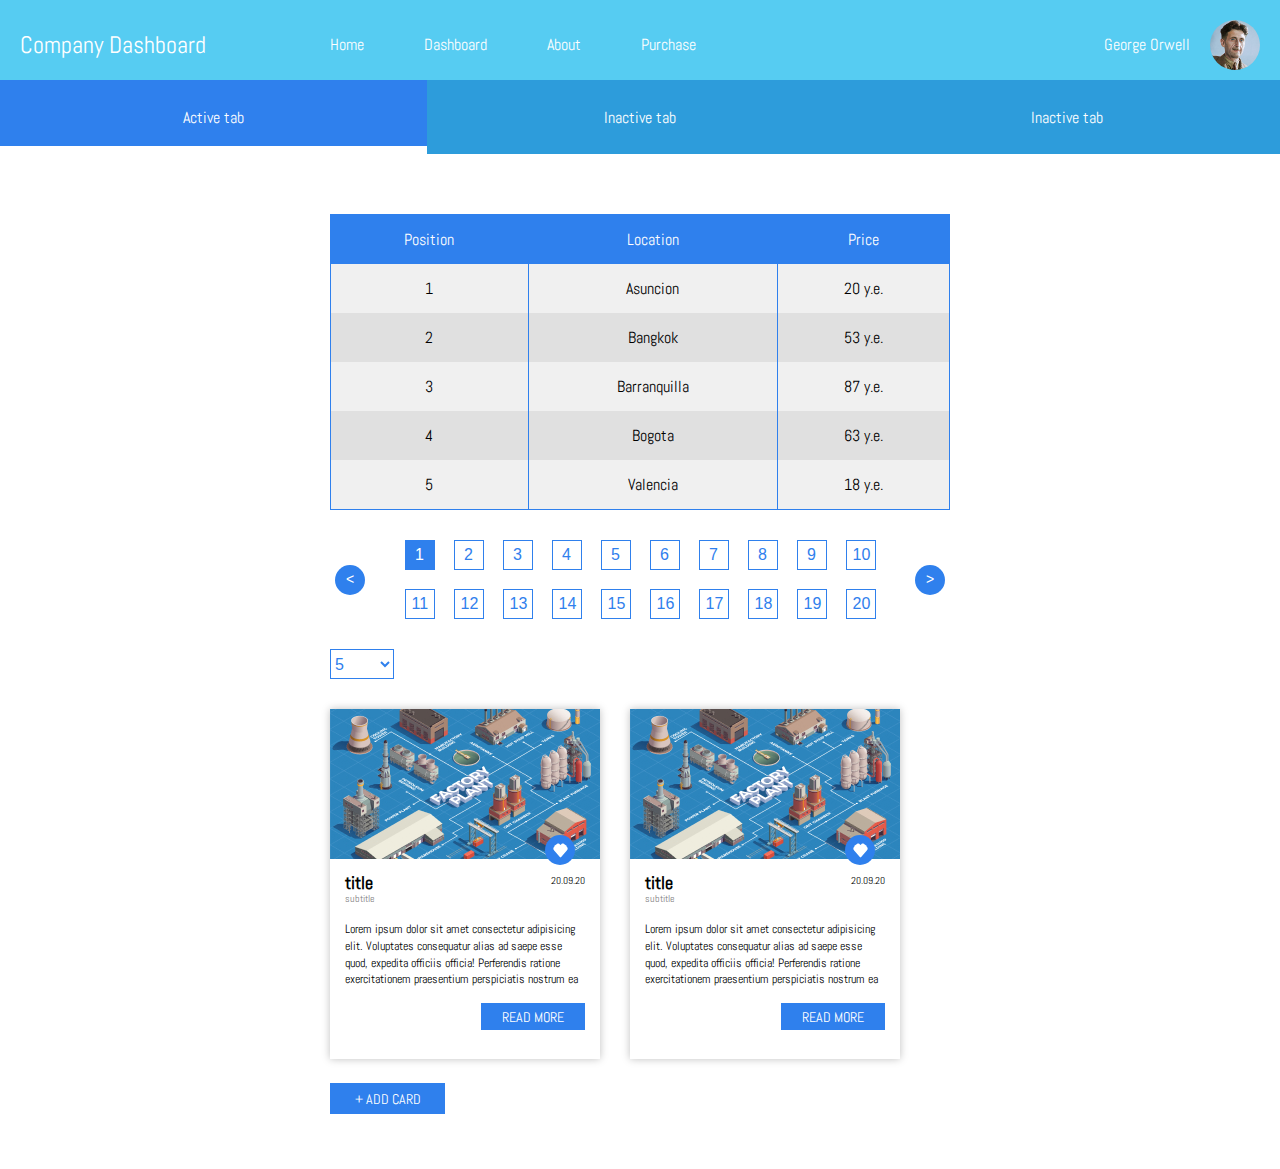
<file: index.html>
<!DOCTYPE html>
<html lang="en">

<head>
    <meta charset="UTF-8">
    <meta name="viewport" content="width=device-width, initial-scale=1.0">
    <link rel="stylesheet" href="./css/reset.css" />
    <link rel="stylesheet" href="./css/index.css" />
    <link rel="stylesheet" href="https://pro.fontawesome.com/releases/v5.10.0/css/all.css"
        integrity="sha384-AYmEC3Yw5cVb3ZcuHtOA93w35dYTsvhLPVnYs9eStHfGJvOvKxVfELGroGkvsg+p" crossorigin="anonymous" />
    <title>Document</title>
</head>

<body>
    <header>
        <div class="container">
            <div class="hamburger">
                <div class="hamburger_layer">
                </div>
            </div>
            <div class="logo">Company Dashboard</div>
            <nav>
                <ul>
                    <li><a href="#">Home</a></li>
                    <li><a href="#">Dashboard</a></li>
                    <li><a href="#">About</a></li>
                    <li><a href="#">Purchase</a></li>
                    <li class="stretch"></li>
                </ul>
            </nav>
            <div class="client">
                <span>George Orwell</span>
                <div class="client_img">
                </div>
            </div>
        </div>
    </header>
    <div class="tabs">
        <div class="container">
            <div class="tabs_item active">
                <i class="fas fa-border-all"></i>
                <span>Active tab</span>
            </div>
            <div class="tabs_item">
                <i class="fas fa-chart-pie"></i>
                <span>Inactive tab</span>
            </div>
            <div class="tabs_item">
                <i class="fas fa-briefcase"></i>
                <span>Inactive tab</span>
            </div>
        </div>
    </div>
    <div class="main_content" id="main">
        <div class="main_container">
            <div class="table">
                <table>

                    <col span="3" class="colgroup_style1">

                    <thead>
                        <tr>
                            <th>Position</th>
                            <th>Location</th>
                            <th>Price</th>
                        </tr>
                    </thead>
                    <tbody id="table_elements">

                    </tbody>
                </table>
                <div class="pages">
                    <div class="back_button_container">
                        <button class="back_button">

                        </button>
                    </div>
                    <div class="pages_counter">

                    </div>
                    <div class="next_button_container">
                        <button class="next_button">

                        </button>
                    </div>
                </div>
                <div class="page_to_see">
                    <select class="elements_count" name="1" id="page_selector">
                        <option value="5">5</option>
                        <option value="10">10</option>
                        <option value="15">15</option>
                        <option value="20">20</option>
                        <option value="25">25</option>
                        <option value="30">30</option>
                    </select>
                </div>
            </div>
            <div class="news">
                <div class="news_card">
                    <div class="img_block">
                        <img src="./img/card1.jpg" alt="card-img">
                        <div class="like">
                            <svg width="15" class="like_img" height="15" fill="black">
                                <path
                                    d="M13.544.979c-1.605-1.492-3.993-1.224-5.467.435l-.577.648-.577-.648C5.453-.245 3.062-.513 1.456.979c-1.84 1.713-1.936 4.788-.29 6.644l5.67 6.386a.867.867 0 0 0 1.326 0l5.67-6.386c1.648-1.856 1.552-4.93-.288-6.644Z"
                                    fill="#ссс" />
                            </svg>
                        </div>
                    </div>
                    <div class="title_date">
                        <div class="title">
                            <div>
                                <h4>title</h4>
                            </div>
                            <div>
                                <p>subtitle</p>
                            </div>
                        </div>
                        <div class="date">
                            <p>20.09.20</p>
                        </div>

                    </div>
                    <div class="main_text">
                        Lorem ipsum dolor sit amet consectetur adipisicing elit. Voluptates consequatur alias ad saepe
                        esse quod, expedita officiis officia! Perferendis ratione exercitationem praesentium
                        perspiciatis nostrum ea aliquam illum porro sequi ipsum!
                    </div>
                    <div class="read_more">
                        <div><a href='#'>Read more</a></div>
                    </div>
                </div>
                <div class="news_card">
                    <div class="img_block">
                        <img src="./img/card1.jpg" alt="card-img">
                        <div class="like">
                            <svg width="15" class="like_img" height="15" fill="black">
                                <path
                                    d="M13.544.979c-1.605-1.492-3.993-1.224-5.467.435l-.577.648-.577-.648C5.453-.245 3.062-.513 1.456.979c-1.84 1.713-1.936 4.788-.29 6.644l5.67 6.386a.867.867 0 0 0 1.326 0l5.67-6.386c1.648-1.856 1.552-4.93-.288-6.644Z"
                                    fill="#ссс" />
                            </svg>
                        </div>
                    </div>

                    <div class="title_date">
                        <div class="title">
                            <div>
                                <h4>title</h4>
                            </div>
                            <div>
                                <p>subtitle</p>
                            </div>
                        </div>
                        <div class="date">
                            <p>20.09.20</p>
                        </div>

                    </div>
                    <div class="main_text">
                        Lorem ipsum dolor sit amet consectetur adipisicing elit. Voluptates consequatur alias ad saepe
                        esse quod, expedita officiis officia! Perferendis ratione exercitationem praesentium
                        perspiciatis nostrum ea aliquam illum porro sequi ipsum!
                    </div>
                    <div class="read_more">
                        <div><a href='#'>Read more</a></div>
                    </div>
                </div>
                <div class="add_news">
                    <a href="#add-news">+ add card</a>
                </div>
            </div>
        </div>
    </div>
    <div class="tab2">
        <div class="tab_container">
            some content...
        </div>
    </div>
    <div class="tab3">
        <div class="tab_container">
            some another content...
        </div>
    </div>
    <script src="./js/main.js"></script>
</body>

</html>
</file>
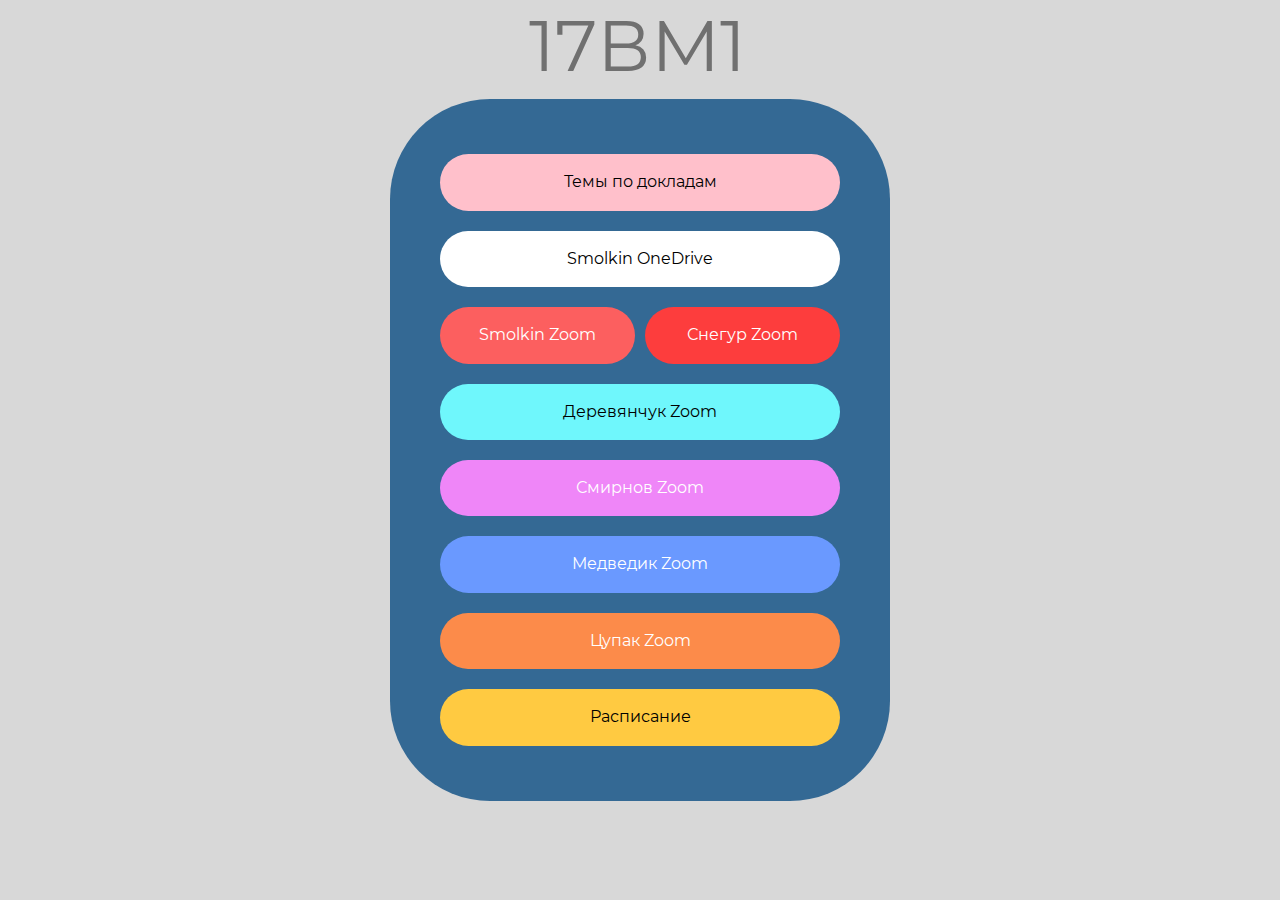
<file: 17vm1/index.html>
<!DOCTYPE html>
<html lang="en">
<head>
    <meta charset="UTF-8">
    <meta name="viewport" content="width=device-width, initial-scale=1.0">
    <title>Справочник 17ВМ1</title>
    <link rel="stylesheet" href="./css/style.css">
    <link rel="stylesheet" href="./css/normalize.css">
    <link rel="apple-touch-icon" sizes="57x57" href="https://pnzgu.ru/templates/images/ico/main/apple-touch-icon-57x57.png">
	<link rel="apple-touch-icon" sizes="60x60" href="https://pnzgu.ru/templates/images/ico/main/apple-touch-icon-60x60.png">
	<link rel="apple-touch-icon" sizes="72x72" href="https://pnzgu.ru/templates/images/ico/main/apple-touch-icon-72x72.png">
	<link rel="apple-touch-icon" sizes="76x76" href="https://pnzgu.ru/templates/images/ico/main/apple-touch-icon-76x76.png">
	<link rel="apple-touch-icon" sizes="114x114" href="https://pnzgu.ru/templates/images/ico/main/apple-touch-icon-114x114.png">
	<link rel="apple-touch-icon" sizes="120x120" href="https://pnzgu.ru/templates/images/ico/main/apple-touch-icon-120x120.png">
	<link rel="apple-touch-icon" sizes="144x144" href="https://pnzgu.ru/templates/images/ico/main/apple-touch-icon-144x144.png">
	<link rel="apple-touch-icon" sizes="152x152" href="https://pnzgu.ru/templates/images/ico/main/apple-touch-icon-152x152.png">
	<link rel="apple-touch-icon" sizes="180x180" href="https://pnzgu.ru/templates/images/ico/main/apple-touch-icon-180x180.png">
	<link rel="icon" type="image/png" href="https://pnzgu.ru/templates/images/ico/main/favicon-32x32.png" sizes="32x32">
	<link rel="icon" type="image/png" href="https://pnzgu.ru/templates/images/ico/main/favicon-194x194.png" sizes="194x194">
	<link rel="icon" type="image/png" href="https://pnzgu.ru/templates/images/ico/main/favicon-96x96.png" sizes="96x96">
	<link rel="icon" type="image/png" href="https://pnzgu.ru/templates/images/ico/main/android-chrome-192x192.png" sizes="192x192">
	<link rel="icon" type="image/png" href="https://pnzgu.ru/templates/images/ico/main/favicon-16x16.png" sizes="16x16">
    <link rel="shortcut icon" href="https://pnzgu.ru/favicon.png" type="image/x-icon" />
    <script src="./js/jquery-2.0.2.min.js"></script>
<script>
    $(document).ready(function(){
        //Скрыть PopUp при загрузке страницы    
        PopUpHide();
    });
    //Функция отображения PopUp
    function PopUpShow(){
        $("#popup1").show();
    }
    //Функция скрытия PopUp
    function PopUpHide(){
        $("#popup1").hide();
    }
</script>
</head>
<body>
    <div class="main_wrapper">
        <div class="helper_block">
            <div class="link_wrap">
                <a href="https://docs.google.com/spreadsheets/d/1p3LaBT0JEW7KZ9SCGZV5e7qGm_I2frskf8oOBh1JuLU/" target="_blank" target="_blank"class="link f">Темы по докладам</a>
            </div>
            <div class="link_wrap">
                <a href="https://1drv.ms/f/s!AnfDnHgIN7szivdcr1VRQmIhXxb86Q" class="link ff" target="_blank">Smolkin OneDrive</a>
            </div>
            <div class="link_wrap2">
                <a href="https://us02web.zoom.us/j/89713849411" class="link2 fff" target="_blank">Smolkin Zoom</a>
                <a href="https://us02web.zoom.us/j/89713849411" class="link2 fff2" target="_blank">Снегур Zoom</a>
            </div>
         
            <div class="link_wrap">
                <a href="https://us04web.zoom.us/j/78361880813?pwd=alVWRG40VHNoL2QxdkU5NFh0UU1LQT09" class="link ffff" target="_blank">Деревянчук Zoom</a>
            </div>
            <div class="link_wrap">
                <a href="https://us04web.zoom.us/j/3548822749?pwd=aVNrYU4rQUR2NFZwL2UydHplS2Vsdz09" class="link fffff" target="_blank">Смирнов Zoom</a>
            </div>
            <div class="link_wrap">
                <a href="https://us04web.zoom.us/j/3355848901?pwd=TWRBa0VRbURw" class="link ffffff" target="_blank">Медведик Zoom</a>
            </div>
            <div class="link_wrap">
                <a href="https://us04web.zoom.us/j/9357148614?pwd=cjZXeEt4aTVwTVc1REFDQ011Q2FDUT09" class="link fffffff" target="_blank">Цупак Zoom</a>
            </div> 

                <div class="link_wrap 1">
                <a  class="link" href="javascript:PopUpShow()">Расписание</a>
                </div>


        </div>
    
    </div>
    <div class="b-popup" id="popup1">
        <div class="b-popup-content"></div>
        <a href="javascript:PopUpHide()"><img src="./img/schedule.jpg" class="img1" alt=""></a>
        </div>
    </div>
</body>
</html>
</file>
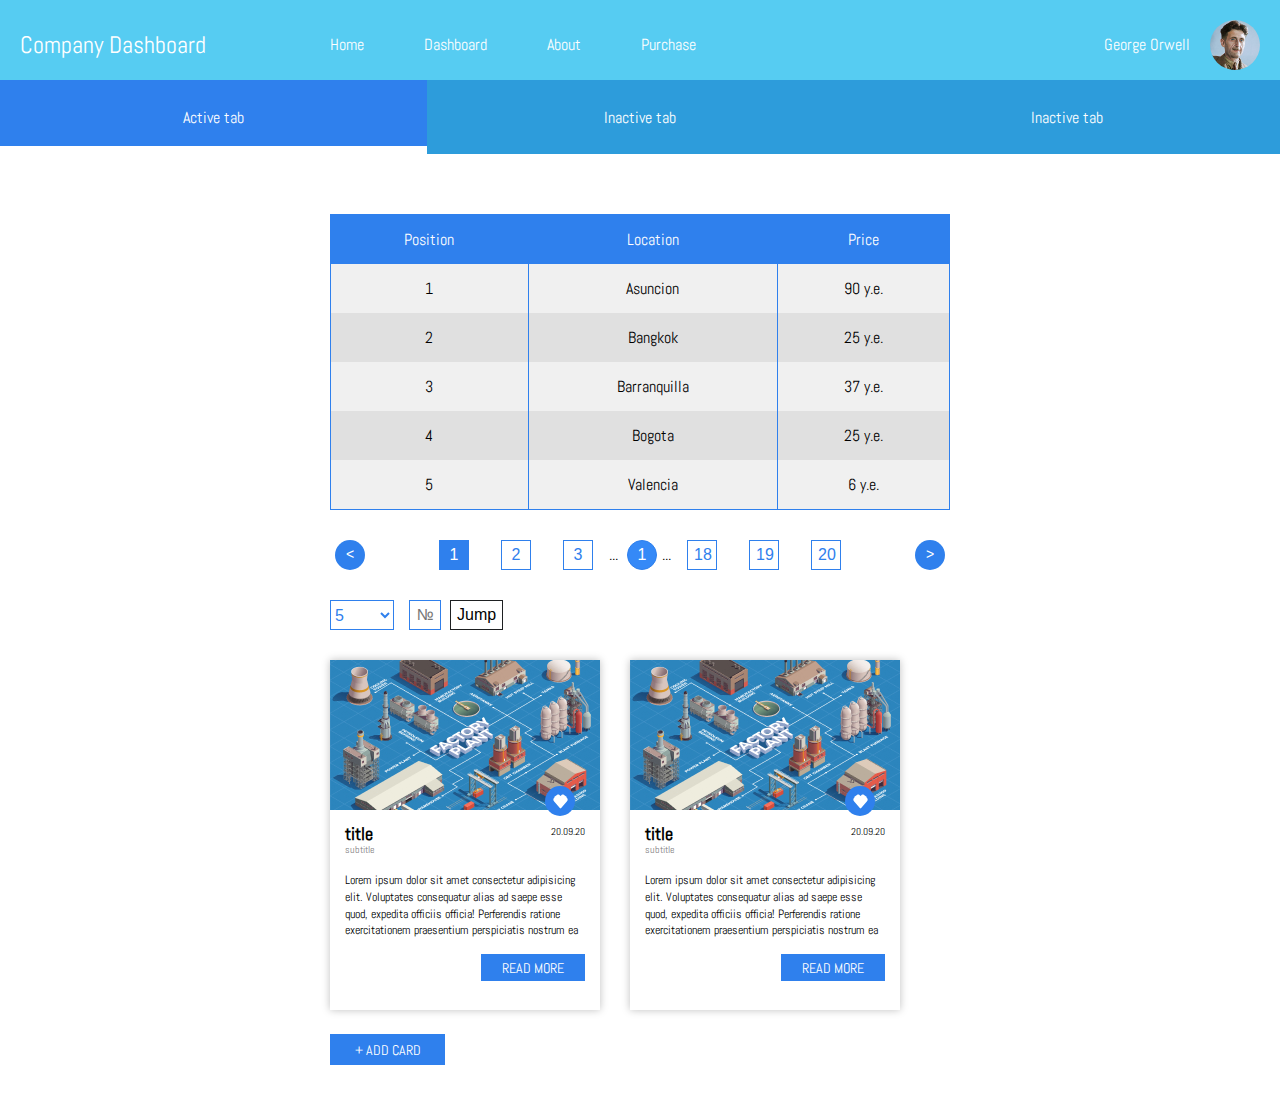
<file: js/index.html>
<!DOCTYPE html>
<html lang="en">

<head>
    <meta charset="UTF-8">
    <meta name="viewport" content="width=device-width, initial-scale=1.0">
    <link rel="stylesheet" href="./css/reset.css" />
    <link rel="stylesheet" href="./css/index.css" />
    <link rel="stylesheet" href="https://pro.fontawesome.com/releases/v5.10.0/css/all.css"
        integrity="sha384-AYmEC3Yw5cVb3ZcuHtOA93w35dYTsvhLPVnYs9eStHfGJvOvKxVfELGroGkvsg+p" crossorigin="anonymous" />
    <title>Document</title>
</head>

<body>
    <header>
        <div class="container">
            <div class="hamburger">
                <div class="hamburger_layer">
                </div>
            </div>
            <div class="logo">Company Dashboard</div>
            <nav>
                <ul>
                    <li><a href="#">Home</a></li>
                    <li><a href="#">Dashboard</a></li>
                    <li><a href="#">About</a></li>
                    <li><a href="#">Purchase</a></li>
                    <li class="stretch"></li>
                </ul>
            </nav>
            <div class="client">
                <span>George Orwell</span>
                <div class="client_img">
                </div>
            </div>
        </div>
    </header>
    <div class="tabs">
        <div class="container">
            <div class="tabs_item active">
                <i class="fas fa-border-all"></i>
                <span>Active tab</span>
            </div>
            <div class="tabs_item">
                <i class="fas fa-chart-pie"></i>
                <span>Inactive tab</span>
            </div>
            <div class="tabs_item">
                <i class="fas fa-briefcase"></i>
                <span>Inactive tab</span>
            </div>
        </div>
    </div>
    <div class="main_content" id="main">
        <div class="main_container">
            <div class="table">
                <table>

                    <col span="3" class="colgroup_style1">

                    <thead>
                        <tr>
                            <th>Position</th>
                            <th>Location</th>
                            <th>Price</th>
                        </tr>
                    </thead>
                    <tbody id="table_elements">

                    </tbody>
                </table>
                <span class='current_page'></span>
                <div class="pages">
                    <div class="back_button_container">
                        <button class="back_button">

                        </button>
                    </div>
                    <div class="pages_counter">

                    </div>
                    <div class="next_button_container">
                        <button class="next_button">

                        </button>
                    </div>
                </div>
                <div class="page_to_see">
                    <select class="elements_count" name="1" id="page_selector">
                        <option value="5">5</option>
                        <option value="10">10</option>
                        <option value="15">15</option>
                        <option value="20">20</option>
                        <option value="25">25</option>
                        <option value="30">30</option>
                    </select>
                    <div class="jump_block">
                    <input class="jump_toThePage" type="text" oninput="checkValue(this)" placeholder="№" >
                    <button class="jump_button">Jump</button>
                    <span class='jump_Alert'></span>
                </div>
                </div>

            </div>
            <div class="news">
                <div class="news_card">
                    <div class="img_block">
                        <img src="./img/card1.jpg" alt="card-img">
                        <div class="like">
                            <svg width="15" class="like_img" height="15" fill="black">
                                <path
                                    d="M13.544.979c-1.605-1.492-3.993-1.224-5.467.435l-.577.648-.577-.648C5.453-.245 3.062-.513 1.456.979c-1.84 1.713-1.936 4.788-.29 6.644l5.67 6.386a.867.867 0 0 0 1.326 0l5.67-6.386c1.648-1.856 1.552-4.93-.288-6.644Z"
                                    fill="#ссс" />
                            </svg>
                        </div>
                    </div>
                    <div class="title_date">
                        <div class="title">
                            <div>
                                <h4>title</h4>
                            </div>
                            <div>
                                <p>subtitle</p>
                            </div>
                        </div>
                        <div class="date">
                            <p>20.09.20</p>
                        </div>

                    </div>
                    <div class="main_text">
                        Lorem ipsum dolor sit amet consectetur adipisicing elit. Voluptates consequatur alias ad saepe
                        esse quod, expedita officiis officia! Perferendis ratione exercitationem praesentium
                        perspiciatis nostrum ea aliquam illum porro sequi ipsum!
                    </div>
                    <div class="read_more">
                        <div><a href='#'>Read more</a></div>
                    </div>
                </div>
                <div class="news_card">
                    <div class="img_block">
                        <img src="./img/card1.jpg" alt="card-img">
                        <div class="like">
                            <svg width="15" class="like_img" height="15" fill="black">
                                <path
                                    d="M13.544.979c-1.605-1.492-3.993-1.224-5.467.435l-.577.648-.577-.648C5.453-.245 3.062-.513 1.456.979c-1.84 1.713-1.936 4.788-.29 6.644l5.67 6.386a.867.867 0 0 0 1.326 0l5.67-6.386c1.648-1.856 1.552-4.93-.288-6.644Z"
                                    fill="#ссс" />
                            </svg>
                        </div>
                    </div>

                    <div class="title_date">
                        <div class="title">
                            <div>
                                <h4>title</h4>
                            </div>
                            <div>
                                <p>subtitle</p>
                            </div>
                        </div>
                        <div class="date">
                            <p>20.09.20</p>
                        </div>

                    </div>
                    <div class="main_text">
                        Lorem ipsum dolor sit amet consectetur adipisicing elit. Voluptates consequatur alias ad saepe
                        esse quod, expedita officiis officia! Perferendis ratione exercitationem praesentium
                        perspiciatis nostrum ea aliquam illum porro sequi ipsum!
                    </div>
                    <div class="read_more">
                        <div><a href='#'>Read more</a></div>
                    </div>
                </div>
                <div class="add_news">
                    <a href="#add-news">+ add card</a>
                </div>
            </div>
        </div>
    </div>
    <div class="tab2">
        <div class="tab_container">
            some content...
        </div>
    </div>
    <div class="tab3">
        <div class="tab_container">
            some another content...
        </div>
    </div>
    <script src="./js/main.js"></script>
</body>

</html>
</file>
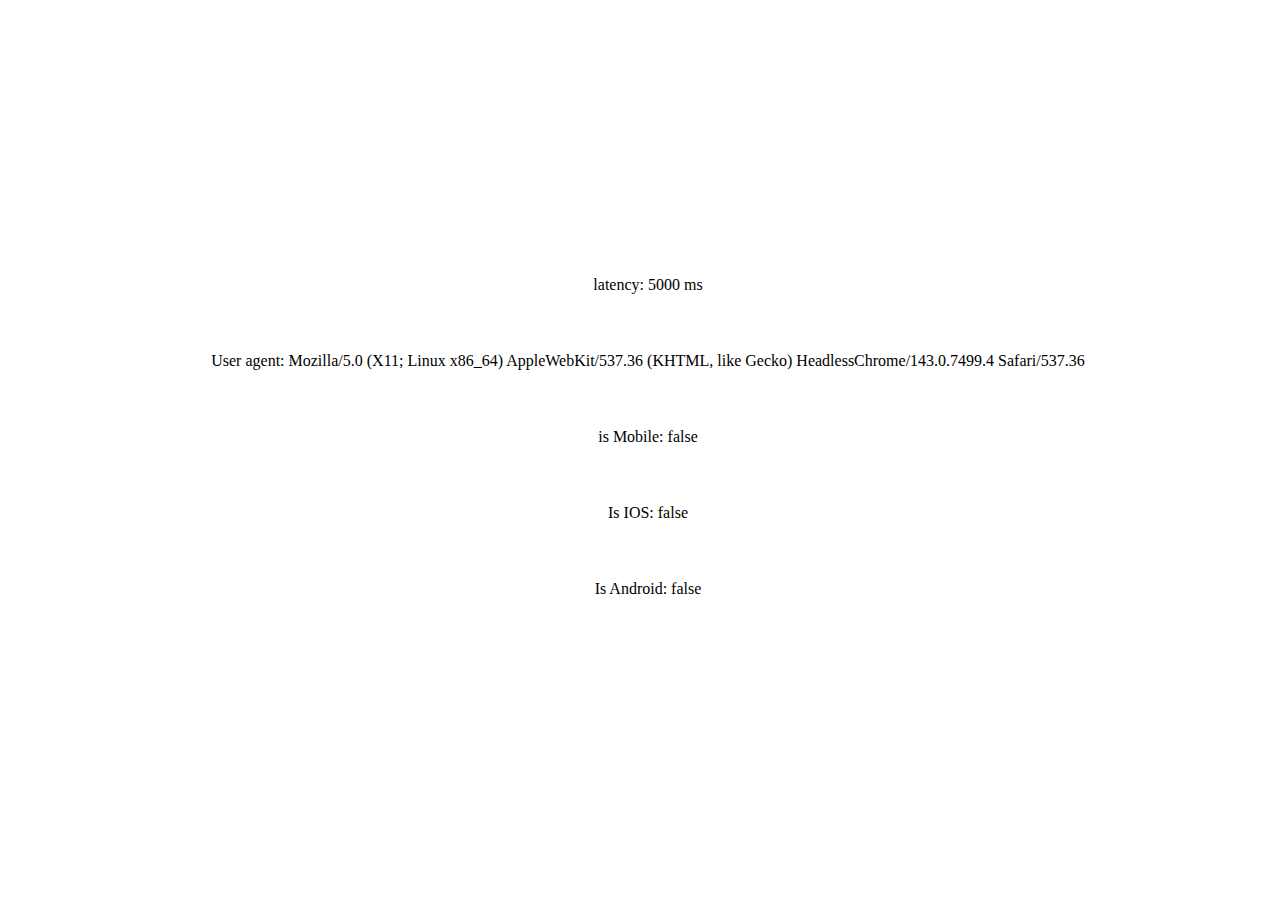
<file: redirect/index.html>
<html>
<head>
    <meta http-equiv="Content-Type" content="text/html; charset=UTF-8">
    <style>
        .info {
            display:flex;
            flex-direction: column;
            width:100vw;
            height:100vh;
            align-items: center;
            justify-content: center;
            gap:15px;
        }
        .info p {
            font-size:14px;
        }
    </style>
</head>
<body>
<div class="info">
    <p id="latency"></p>
    <p id="user_agent"></p>
    <p id="is_mobile"></p>
    <p id="is_ios"></p>
    <p id="is_android"></p>
</div>
<script>
    const userAgent = document.querySelector('#user_agent')
    const isIos = document.querySelector('#is_ios')
    const isAndroid = document.querySelector('#is_android')
    const latency = document.querySelector('#latency')
    const is_mobile = document.querySelector('#is_mobile')
    const USER_AGENT = (window.navigator && window.navigator.userAgent) || '';
    const IS_IPAD = /iPad/i.test(USER_AGENT);
    const isMobile = navigator.userAgentData.mobile;
    const timeout = 5000;
    // The Facebook app's UIWebView identifies as both an iPhone and iPad, so
    // to identify iPhones, we need to exclude iPads.
    // http://artsy.github.io/blog/2012/10/18/the-perils-of-ios-user-agent-sniffing/
    const IS_IPHONE = /iPhone/i.test(USER_AGENT) && !IS_IPAD;
    const IS_IPOD = /iPod/i.test(USER_AGENT);
    const IS_IOS = IS_IPHONE || IS_IPAD || IS_IPOD;
    const IS_ANDROID = /Android/i.test(USER_AGENT);
    console.log('redirect',IS_IOS,IS_ANDROID)
    if(IS_IOS) document.location='rtsmarthome://main'
    if(IS_ANDROID) document.location='smarthome://main'
    isIos.insertAdjacentHTML('beforebegin',`Is IOS: ${IS_IOS}`)
    isAndroid.insertAdjacentHTML('beforebegin',`Is Android: ${IS_ANDROID}`)
    userAgent.insertAdjacentHTML('beforebegin',`User agent: ${USER_AGENT}`)
    latency.insertAdjacentHTML('beforebegin',`latency: ${timeout} ms`)
    is_mobile.insertAdjacentHTML('beforebegin',`is Mobile: ${isMobile}`)
    setTimeout(() => {
        document.location = 'https://lk.smarthome.rt.ru/balance?section=services&modal=refill_balance';
    }, timeout);

</script>
</body>
</html>
</file>
<file: css/index.css>
/* abel-regular - latin */
@font-face {
  font-family: "Abel";
  font-style: normal;
  font-weight: 400;
  src: url("../fonts/abel-v12-latin-regular.eot");
  /* IE9 Compat Modes */
  src: local(""), url("../fonts/abel-v12-latin-regular.eot?#iefix") format("embedded-opentype"), url("../fonts/abel-v12-latin-regular.woff2") format("woff2"), url("../fonts/abel-v12-latin-regular.woff") format("woff"), url("../fonts/abel-v12-latin-regular.ttf") format("truetype"), url("../fonts/abel-v12-latin-regular.svg#Abel") format("svg");
  /* Legacy iOS */
}

body {
  font-family: "Abel";
}

header {
  padding-top: 20px;
  background: #56ccf2;
  height: 60px;
}

.container {
  display: -ms-grid;
  display: grid;
  -ms-grid-columns: (1fr)[12];
      grid-template-columns: repeat(12, 1fr);
  -webkit-box-align: center;
      -ms-flex-align: center;
          align-items: center;
  max-width: 1280px;
  margin: 0 auto;
}

.client {
  grid-column: span 5;
  justify-self: end;
  display: -webkit-box;
  display: -ms-flexbox;
  display: flex;
  -webkit-box-align: center;
      -ms-flex-align: center;
          align-items: center;
  color: white;
}

.client span {
  padding-right: 20px;
  cursor: pointer;
}

.client_img {
  width: 50px;
  height: 50px;
  border-radius: 50%;
  background: url(../img/avatar.jpg) no-repeat 0px -4px;
  background-size: auto 81px;
}

.logo {
  font-size: 24px;
  color: white;
  grid-column: span 3;
}

.tabs {
  background: #2d9cdb;
  margin-bottom: 60px;
}

.tabs_item {
  padding: 20px 0px;
  grid-column: span 4;
  display: -webkit-box;
  display: -ms-flexbox;
  display: flex;
  color: white;
  -webkit-box-orient: vertical;
  -webkit-box-direction: normal;
      -ms-flex-direction: column;
          flex-direction: column;
  -webkit-box-align: center;
      -ms-flex-align: center;
          align-items: center;
  -ms-flex-item-align: stretch;
      align-self: stretch;
}

nav {
  grid-column: span 4;
}

.active {
  background: #2f80ed;
  border-bottom: 8px solid white;
}

.tabs i {
  font-size: 50px;
  margin-bottom: 10px;
}

nav ul {
  display: -webkit-box;
  display: -ms-flexbox;
  display: flex;
}

nav li {
  margin-right: 60px;
}

nav a:hover {
  cursor: pointer;
  border-bottom: 1px solid #112e36;
}

.hamburger {
  display: none;
}

.hamburger_layer {
  position: relative;
  cursor: pointer;
  padding-right: 56px;
}

.hamburger_layer::before {
  position: absolute;
  top: -10px;
  left: 0;
  content: "";
  width: 40px;
  height: 19px;
  background: -webkit-gradient(linear, left top, left bottom, color-stop(20%, #fff), color-stop(21%, transparent), color-stop(40%, transparent), color-stop(41%, #fff), color-stop(60%, #fff), color-stop(61%, transparent), color-stop(80%, transparent), color-stop(81%, #fff));
  background: linear-gradient(to bottom, #fff 20%, transparent 21%, transparent 40%, #fff 41%, #fff 60%, transparent 61%, transparent 80%, #fff 81%);
}

nav a {
  text-decoration: none;
  color: #fff;
}

.tabs_item:hover {
  background: #2f80ed;
  cursor: pointer;
  -webkit-box-shadow: 0px 0px 10px rgba(0, 0, 0, 0.5);
          box-shadow: 0px 0px 10px rgba(0, 0, 0, 0.5);
}

/* main content*/
.main_content {
  color: black;
}

.main_content .main_container {
  margin: 0 auto;
  max-width: 1260;
  display: -ms-grid;
  display: grid;
  -ms-grid-columns: (620px)[auto-fill];
      grid-template-columns: repeat(auto-fill, 620px);
  -webkit-box-pack: center;
      -ms-flex-pack: center;
          justify-content: center;
  gap: 30px;
  padding: 0px 15px;
  margin-bottom: 60px;
}

.main_content .main_container .table tbody {
  -webkit-transition: opacity 0.3s ease-out;
  transition: opacity 0.3s ease-out;
}

.main_content .main_container .table table {
  border: 1px solid #2f80ed;
  width: 100%;
  background: #e0e0e0;
  margin-bottom: 30px;
}

.main_content .main_container .table table thead {
  color: white;
}

.main_content .main_container .table table thead tr {
  background: #2f80ed !important;
}

.main_content .main_container .table table th {
  padding: 16.5px;
}

.main_content .main_container .table table .colgroup_style1 {
  border: 1px solid #2f80ed;
}

.main_content .main_container .table table tr:nth-child(odd) {
  background: rgba(255, 255, 255, 0.5);
}

.main_content .main_container .table .pages {
  margin-bottom: 30px;
  display: -ms-grid;
  display: grid;
  -ms-grid-columns: 40px 1fr 40px;
      grid-template-columns: 40px 1fr 40px;
  justify-items: center;
  -webkit-box-align: center;
      -ms-flex-align: center;
          align-items: center;
}

.main_content .main_container .table .pages .pages_counter {
  display: -ms-grid;
  display: grid;
  -ms-grid-columns: (1fr)[9];
      grid-template-columns: repeat(9, 1fr);
  justify-items: space-between;
  grid-gap: 19px;
}

.main_content .main_container .table .pages .pages_counter .page_button {
  border: 1px solid #2f80ed;
  -webkit-box-sizing: border-box;
          box-sizing: border-box;
  background: white;
  width: 30px;
  height: 30px;
  color: #2f80ed;
  -webkit-transition: 0.2s ease-in all;
  transition: 0.2s ease-in all;
}

.main_content .main_container .table .pages .pages_counter .page_button:hover {
  -webkit-box-shadow: 0px 0px 8px #2f80ed;
          box-shadow: 0px 0px 8px #2f80ed;
}

.main_content .main_container .table .pages .pages_counter .active {
  background: #2f80ed;
  color: white;
}

.main_content .main_container .table .pages .back_button {
  width: 30px;
  height: 30px;
  border-radius: 50%;
  background: #2f80ed;
  border: 0;
  -webkit-transition: 0.2s ease-in-out all;
  transition: 0.2s ease-in-out all;
}

.main_content .main_container .table .pages .back_button:hover {
  -webkit-filter: drop-shadow(0px 0px 5px #2f80ed);
          filter: drop-shadow(0px 0px 5px #2f80ed);
}

.main_content .main_container .table .pages .back_button:focus {
  -webkit-filter: drop-shadow(0px 0px 7px #036efa);
          filter: drop-shadow(0px 0px 7px #036efa);
}

.main_content .main_container .table .pages .back_button::before {
  top: 0px;
  left: 0px;
  content: "<";
  font-size: 14px;
  line-height: 140.62%;
  color: white;
}

.main_content .main_container .table .pages .next_button {
  width: 30px;
  height: 30px;
  border-radius: 50%;
  background: #2f80ed;
  border: 0;
  -webkit-transition: 0.2s ease-in-out all;
  transition: 0.2s ease-in-out all;
}

.main_content .main_container .table .pages .next_button:hover {
  -webkit-filter: drop-shadow(0px 0px 5px #2f80ed);
          filter: drop-shadow(0px 0px 5px #2f80ed);
}

.main_content .main_container .table .pages .next_button:focus {
  -webkit-filter: drop-shadow(0px 0px 7px #036efa);
          filter: drop-shadow(0px 0px 7px #036efa);
}

.main_content .main_container .table .pages .next_button::before {
  top: 0px;
  left: 0px;
  content: ">";
  font-size: 14px;
  line-height: 140.62%;
  color: white;
}

.main_content .main_container .table .page_to_see .elements_count {
  color: #2f80ed;
  background: white;
  border: 1px solid #2f80ed;
  -webkit-box-sizing: border-box;
          box-sizing: border-box;
  height: 30px;
  width: 64px;
}

.main_content .news {
  display: -ms-grid;
  display: grid;
  gap: 30px;
  -ms-grid-columns: (270px)[auto-fill];
      grid-template-columns: repeat(auto-fill, 270px);
  -ms-grid-rows: (350px)[auto-fill];
      grid-template-rows: repeat(auto-fill, 350px);
}

.main_content .news .add_news a {
  text-decoration: none;
  color: white;
  background: #2f80ed;
  padding: 6.5px 24.5px;
  text-transform: uppercase;
  font-size: 14px;
  line-height: 140.62%;
}

.main_content .news .add_news a:hover {
  -webkit-box-shadow: 0px 0px 10px #2f80ed;
          box-shadow: 0px 0px 10px #2f80ed;
}

.main_content .news .news_card {
  display: -webkit-box;
  display: -ms-flexbox;
  display: flex;
  -webkit-box-orient: vertical;
  -webkit-box-direction: normal;
      -ms-flex-direction: column;
          flex-direction: column;
  background: #ffffff;
  -webkit-box-shadow: 0px 0px 8px rgba(0, 0, 0, 0.25);
          box-shadow: 0px 0px 8px rgba(0, 0, 0, 0.25);
  height: 350px;
}

.main_content .news .news_card .img_block {
  position: relative;
}

.main_content .news .news_card .img_block .like {
  position: absolute;
  right: 25px;
  bottom: -6px;
  background-color: #2f80ed;
  width: 30px;
  height: 30px;
  border-radius: 50%;
  cursor: pointer;
}

.main_content .news .news_card .img_block .like .like_img {
  position: absolute;
  pointer-events: none;
  top: 8px;
  left: 8px;
  width: 15px;
  height: 15px;
  fill: white;
  border-radius: 50%;
}

.main_content .news .news_card .img_block .like .like_test {
  fill: red;
}

.main_content .news .news_card .img_block img {
  height: 150px;
  width: 100%;
}

.main_content .news .news_card .main_text {
  padding: 0px 15px;
  margin-bottom: 19px;
  max-height: 67px;
  overflow: hidden;
  font-size: 12px;
  line-height: 140.62%;
}

.main_content .news .news_card .read_more {
  display: -webkit-box;
  display: -ms-flexbox;
  display: flex;
  -webkit-box-pack: end;
      -ms-flex-pack: end;
          justify-content: flex-end;
  padding-right: 15px;
}

.main_content .news .news_card .read_more a {
  text-decoration: none;
  background: #2f80ed;
  padding: 4.5px 21px;
  font-size: 14px;
  line-height: 140.62%;
  text-transform: uppercase;
  color: white;
}

.main_content .news .news_card .read_more a:hover {
  -webkit-box-shadow: 0px 0px 10px #2f80ed;
          box-shadow: 0px 0px 10px #2f80ed;
}

.main_content .news .news_card .title_date {
  display: -webkit-box;
  display: -ms-flexbox;
  display: flex;
  -webkit-box-pack: justify;
      -ms-flex-pack: justify;
          justify-content: space-between;
  -webkit-box-align: start;
      -ms-flex-align: start;
          align-items: flex-start;
  padding: 15px 15px 0px 15px;
}

.main_content .news .news_card .title_date .title {
  margin-bottom: 15px;
}

.main_content .news .news_card .title_date .title h4 {
  font-size: 18px;
  font-weight: bold;
  line-height: 100.62%;
}

.main_content .news .news_card .title_date .title p {
  font-size: 10px;
  line-height: 140.62%;
  color: #828282;
}

.main_content .news .news_card .title_date .date {
  font-size: 10px;
  line-height: 140.62%;
}

table {
  border-collapse: collapse;
}

.tab2 {
  display: none;
}

.tab3 {
  display: none;
}

.tab2,
.tab3 .tab_container {
  margin: 0 auto;
  max-width: 1260px;
  text-align: center;
  font-size: 64px;
}

@media (max-width: 1280px) {
  header {
    padding: 20px 20px 0px 20px;
  }
}

@media (max-width: 940px) {
  nav {
    display: none;
  }
  .logo {
    grid-column: span 6;
  }
  .client {
    grid-column: span 5;
  }
  .hamburger {
    display: block;
    grid-column: span 1;
    padding-right: 10px;
  }
}

@media (max-width: 600px) {
  .logo {
    font-size: 16px;
  }
  .tabs i {
    font-size: 30px;
  }
  .client span {
    display: none;
  }
  .container {
    -ms-grid-columns: (1fr)[6];
        grid-template-columns: repeat(6, 1fr);
  }
  .logo {
    grid-column: span 3;
  }
  .hamburger {
    grid-column: span 1;
  }
  .client {
    grid-column: span 2;
  }
  .tabs_item {
    grid-column: span 2;
  }
}

@media (max-width: 370px) {
  .client_img {
    display: none;
  }
  .logo {
    grid-column: span 5;
  }
  header {
    height: 40px;
  }
  .tabs_item span {
    display: none;
  }
}
/*# sourceMappingURL=index.css.map */
</file>
<file: 17vm1/css/style.css>
/* montserrat-regular - latin_cyrillic */
@font-face {
    font-family: 'Montserrat';
    font-style: normal;
    font-weight: 400;
    src: url('../fonts/montserrat-v15-latin_cyrillic-regular.eot'); /* IE9 Compat Modes */
    src: local('Montserrat Regular'), local('Montserrat-Regular'),
         url('../fonts/montserrat-v15-latin_cyrillic-regular.eot?#iefix') format('embedded-opentype'), /* IE6-IE8 */
         url('../fonts/montserrat-v15-latin_cyrillic-regular.woff2') format('woff2'), /* Super Modern Browsers */
         url('../fonts/montserrat-v15-latin_cyrillic-regular.woff') format('woff'), /* Modern Browsers */
         url('../fonts/montserrat-v15-latin_cyrillic-regular.ttf') format('truetype'), /* Safari, Android, iOS */
         url('../fonts/montserrat-v15-latin_cyrillic-regular.svg#Montserrat') format('svg'); /* Legacy iOS */
  }
html{
    box-sizing: border-box;
    font-family: 'Montserrat';
    font-style: normal;
    font-weight: 400;
    background:#d8d8d8;
}
*,*:after,*:before{
    box-sizing: inherit;
}
.main_wrapper{
    background-color: #d8d8d8;
    height:100vh;
    width:100%;
    margin:0 auto;
    display:-webkit-box;
    display:-ms-flexbox;
    display:flex;
    -webkit-box-align: center;
        -ms-flex-align: center;
            align-items: center;
    -webkit-box-pack: center;
        -ms-flex-pack: center;
            justify-content: center;
    -webkit-box-orient: vertical;
    -webkit-box-direction: normal;
        -ms-flex-direction: column;
            flex-direction: column;
}
.link{
    text-decoration: none;
    text-align:center;
    border-radius: 45px;
    background: #FFCA41;
    padding: 19px 98px;
    min-width:400px;
    color: black;
    -webkit-transition: 0.5s;
    transition: 0.5s;
    
}
.link:hover{
    opacity:0.9;
    -ms-filter: "progid:DXImageTransform.Microsoft.Alpha(Opacity=90)";
    box-shadow: 6px 10px 4px rgba(199, 199, 199, 0.30);
}
.link:active{
    opacity:0.7;
    -ms-filter: "progid:DXImageTransform.Microsoft.Alpha(Opacity=70)";
    box-shadow: 5px 9px 4px rgba(255, 255, 255, 0.308);
}
.link_wrap{
    margin-bottom:20px;
    display:-webkit-box;
    display:-ms-flexbox;
    display:flex;
    -webkit-box-pack: center;
        -ms-flex-pack: center;
            justify-content: center;
}
.link_wrap2{
    margin-bottom:20px;
    display:-webkit-box;
    display:-ms-flexbox;
    display:flex;
    flex-wrap:wrap;
    justify-content: space-between;
    -webkit-box-pack: center;
        -ms-flex-pack: center;
}
.link2{
    text-decoration: none;
    text-align: center;
    border-radius: 40px;
    background: #FFCA41;
    padding: 19px 12px;
    min-width: 195px;
    color: black;
    -webkit-transition: 0.5s;
    transition: 0.5s;
}
.link_wrap:last-child{
    margin:0;
}
.f{
    background: pink;
}
.ff{
    background:white;
}
.fff{
    background:rgb(252, 95, 95);
    color:white;
}
.fff2{
    background:rgb(253, 61, 61);
    color:white;
}
.ffff{
    background:rgb(111, 247, 252);
    color:black;
}
.fffff{
    background:rgb(239, 134, 248);
    color:white;
}
.ffffff{
    background:rgb(106, 153, 255);
    color:white;
}
.fffffff{
    background:rgb(252, 139, 74);
    color:white;
}
.helper_block{
    background:rgb(52, 105, 148);
    padding:55px 50px;
    border-radius:100px;
    position:relative;
}
.helper_block:after{
    content:'17ВМ1';
    width:100px;
    height:100px;
    position:absolute;
    top: -94px;
    left: 139px;
    font-size:72px;
    line-height:1.12;
    color:rgb(112, 112, 112);
}
.l{
    margin-bottom:0 !important;
}
.b-container{

    background-color: #ccc;
    color: #fff;
}
.b-popup{
    width:100%;
    min-height:100%;
    background-color: rgba(0,0,0,0.5);
    overflow:hidden;
    position:fixed;
    top:0px;
}

.b-popup-content{
    position:relative;
}
.img1{
    position:absolute;
    left:50%;
    top:50%;
    height:100vh;
    -webkit-transform: translate(-50%, -50%);
            transform: translate(-50%, -50%);
    -webkit-transition: -webkit-transform .2s;
    transition: -webkit-transform .2s;
    transition: transform .2s;
    transition: transform .2s, -webkit-transform .2s;
    border-radius: 40px;
    border: 2px solid rgb(52, 105, 148,1);
}

@media (max-width: 520px) {
.link,.link2{
    min-width:306px;
    
padding:10px 75px;
}
.link2{
    margin-bottom:20px;
}
.link2:last-child{
    margin:0;
}
.link_wrap2{
    justify-content: center;
}
.helper_block{
    padding:0;
    padding-top:70px;
    padding-bottom:50px;
    border-radius:0;
    background:0;
    margin:0 auto;
}
.main_wrapper{
    height:auto;
}
.img1{
    width: 100vw;
}
}
</file>
<file: js/css/index.css>
/* abel-regular - latin */
@font-face {
  font-family: "Abel";
  font-style: normal;
  font-weight: 400;
  src: url("../fonts/abel-v12-latin-regular.eot");
  /* IE9 Compat Modes */
  src: local(""), url("../fonts/abel-v12-latin-regular.eot?#iefix") format("embedded-opentype"), url("../fonts/abel-v12-latin-regular.woff2") format("woff2"), url("../fonts/abel-v12-latin-regular.woff") format("woff"), url("../fonts/abel-v12-latin-regular.ttf") format("truetype"), url("../fonts/abel-v12-latin-regular.svg#Abel") format("svg");
  /* Legacy iOS */
}

body {
  font-family: "Abel";
}

header {
  padding-top: 20px;
  background: #56ccf2;
  height: 60px;
}

.container {
  display: -ms-grid;
  display: grid;
  -ms-grid-columns: (1fr)[12];
      grid-template-columns: repeat(12, 1fr);
  -webkit-box-align: center;
      -ms-flex-align: center;
          align-items: center;
  max-width: 1280px;
  margin: 0 auto;
}

.client {
  grid-column: span 5;
  justify-self: end;
  display: -webkit-box;
  display: -ms-flexbox;
  display: flex;
  -webkit-box-align: center;
      -ms-flex-align: center;
          align-items: center;
  color: white;
}

.client span {
  padding-right: 20px;
  cursor: pointer;
}

.client_img {
  width: 50px;
  height: 50px;
  border-radius: 50%;
  background: url(../img/avatar.jpg) no-repeat 0px -4px;
  background-size: auto 81px;
}

.logo {
  font-size: 24px;
  color: white;
  grid-column: span 3;
}

.tabs {
  background: #2d9cdb;
  margin-bottom: 60px;
}

.tabs_item {
  padding: 20px 0px;
  grid-column: span 4;
  display: -webkit-box;
  display: -ms-flexbox;
  display: flex;
  color: white;
  -webkit-box-orient: vertical;
  -webkit-box-direction: normal;
      -ms-flex-direction: column;
          flex-direction: column;
  -webkit-box-align: center;
      -ms-flex-align: center;
          align-items: center;
  -ms-flex-item-align: stretch;
      align-self: stretch;
}

nav {
  grid-column: span 4;
}

.active {
  background: #2f80ed;
  border-bottom: 8px solid white;
}

.tabs i {
  font-size: 50px;
  margin-bottom: 10px;
}

nav ul {
  display: -webkit-box;
  display: -ms-flexbox;
  display: flex;
}

nav li {
  margin-right: 60px;
}

nav a:hover {
  cursor: pointer;
  border-bottom: 1px solid #112e36;
}

.hamburger {
  display: none;
}

.hamburger_layer {
  position: relative;
  cursor: pointer;
  padding-right: 56px;
}

.hamburger_layer::before {
  position: absolute;
  top: -10px;
  left: 0;
  content: "";
  width: 40px;
  height: 19px;
  background: -webkit-gradient(linear, left top, left bottom, color-stop(20%, #fff), color-stop(21%, transparent), color-stop(40%, transparent), color-stop(41%, #fff), color-stop(60%, #fff), color-stop(61%, transparent), color-stop(80%, transparent), color-stop(81%, #fff));
  background: linear-gradient(to bottom, #fff 20%, transparent 21%, transparent 40%, #fff 41%, #fff 60%, transparent 61%, transparent 80%, #fff 81%);
}

nav a {
  text-decoration: none;
  color: #fff;
}

.tabs_item:hover {
  background: #2f80ed;
  cursor: pointer;
  -webkit-box-shadow: 0px 0px 10px rgba(0, 0, 0, 0.5);
          box-shadow: 0px 0px 10px rgba(0, 0, 0, 0.5);
}

/* main content*/
.main_content {
  color: black;
}

.main_content .main_container {
  margin: 0 auto;
  max-width: 1260;
  display: -ms-grid;
  display: grid;
  -ms-grid-columns: (620px)[auto-fill];
      grid-template-columns: repeat(auto-fill, 620px);
  -webkit-box-pack: center;
      -ms-flex-pack: center;
          justify-content: center;
  gap: 30px;
  padding: 0px 15px;
  margin-bottom: 60px;
}

.main_content .main_container .table {
  display: -webkit-box;
  display: -ms-flexbox;
  display: flex;
  -webkit-box-orient: vertical;
  -webkit-box-direction: normal;
      -ms-flex-direction: column;
          flex-direction: column;
}

.main_content .main_container .table .current_page {
  -ms-flex-item-align: center;
      -ms-grid-row-align: center;
      align-self: center;
  margin-bottom: 15px;
}

.main_content .main_container .table tbody {
  -webkit-transition: opacity 0.3s ease-out;
  transition: opacity 0.3s ease-out;
}

.main_content .main_container .table table {
  border: 1px solid #2f80ed;
  width: 100%;
  background: #e0e0e0;
  margin-bottom: 15px;
}

.main_content .main_container .table table thead {
  color: white;
}

.main_content .main_container .table table thead tr {
  background: #2f80ed !important;
}

.main_content .main_container .table table th {
  padding: 16.5px;
}

.main_content .main_container .table table .colgroup_style1 {
  border: 1px solid #2f80ed;
}

.main_content .main_container .table table tr:nth-child(odd) {
  background: rgba(255, 255, 255, 0.5);
}

.main_content .main_container .table .pages {
  margin-bottom: 30px;
  display: -ms-grid;
  display: grid;
  -ms-grid-columns: 40px 1fr 40px;
      grid-template-columns: 40px 1fr 40px;
  justify-items: center;
  -webkit-box-align: center;
      -ms-flex-align: center;
          align-items: center;
}

.main_content .main_container .table .pages .pages_counter {
  display: -ms-grid;
  display: grid;
  text-align: center;
  -ms-grid-columns: (1fr)[9];
      grid-template-columns: repeat(9, 1fr);
  justify-items: space-between;
  grid-gap: 19px;
}

.main_content .main_container .table .pages .pages_counter .page_button {
  border: 1px solid #2f80ed;
  -webkit-box-sizing: border-box;
          box-sizing: border-box;
  background: white;
  width: 30px;
  height: 30px;
  color: #2f80ed;
  -webkit-transition: 0.2s ease-in all;
  transition: 0.2s ease-in all;
}

.main_content .main_container .table .pages .pages_counter .page_button:hover {
  -webkit-box-shadow: 0px 0px 8px #2f80ed;
          box-shadow: 0px 0px 8px #2f80ed;
}

.main_content .main_container .table .pages .pages_counter .page_counter_square {
  border: 1px solid #2f80ed;
  border-radius: 50%;
  -webkit-box-sizing: border-box;
          box-sizing: border-box;
  background: rgba(2, 107, 245, 0.8);
  width: 30px;
  height: 30px;
  color: white;
  -webkit-transition: 0.2s ease-in all;
  transition: 0.2s ease-in all;
  cursor: default;
}

.main_content .main_container .table .pages .pages_counter .active {
  background: #2f80ed;
  color: white;
}

.main_content .main_container .table .pages .back_button {
  width: 30px;
  height: 30px;
  border-radius: 50%;
  background: #2f80ed;
  border: 0;
  -webkit-transition: 0.2s ease-in-out all;
  transition: 0.2s ease-in-out all;
}

.main_content .main_container .table .pages .back_button:hover {
  -webkit-filter: drop-shadow(0px 0px 5px #2f80ed);
          filter: drop-shadow(0px 0px 5px #2f80ed);
}

.main_content .main_container .table .pages .back_button:active {
  -webkit-filter: drop-shadow(0px 0px 7px #036efa);
          filter: drop-shadow(0px 0px 7px #036efa);
}

.main_content .main_container .table .pages .back_button::before {
  top: 0px;
  left: 0px;
  content: "<";
  font-size: 14px;
  line-height: 140.62%;
  color: white;
}

.main_content .main_container .table .pages .next_button {
  width: 30px;
  height: 30px;
  border-radius: 50%;
  background: #2f80ed;
  border: 0;
  -webkit-transition: 0.2s ease-in-out all;
  transition: 0.2s ease-in-out all;
}

.main_content .main_container .table .pages .next_button:hover {
  -webkit-filter: drop-shadow(0px 0px 5px #2f80ed);
          filter: drop-shadow(0px 0px 5px #2f80ed);
}

.main_content .main_container .table .pages .next_button:active {
  -webkit-filter: drop-shadow(0px 0px 7px #036efa);
          filter: drop-shadow(0px 0px 7px #036efa);
}

.main_content .main_container .table .pages .next_button::before {
  top: 0px;
  left: 0px;
  content: ">";
  font-size: 14px;
  line-height: 140.62%;
  color: white;
}

.main_content .main_container .table .page_to_see {
  display: -webkit-box;
  display: -ms-flexbox;
  display: flex;
}

.main_content .main_container .table .page_to_see .elements_count {
  color: #2f80ed;
  background: white;
  border: 1px solid #2f80ed;
  -webkit-box-sizing: border-box;
          box-sizing: border-box;
  height: 30px;
  width: 64px;
  margin-right: 15px;
}

.main_content .main_container .table .page_to_see .jump_block {
  display: none;
}

.main_content .main_container .table .page_to_see .jump_block .jump_Alert {
  opacity: 0;
  -webkit-transition: opacity 0.3s ease-in;
  transition: opacity 0.3s ease-in;
}

.main_content .main_container .table .page_to_see .jump_block .jump_toThePage {
  color: #2f80ed;
  background: white;
  border: 1px solid #2f80ed;
  -webkit-box-sizing: border-box;
          box-sizing: border-box;
  height: 30px;
  width: 32px;
  text-align: center;
  margin-right: 5px;
}

.main_content .main_container .table .page_to_see .jump_block .jump_button {
  color: #000000;
  background: white;
  border: 1px solid #1e2022;
  -webkit-box-sizing: border-box;
          box-sizing: border-box;
  height: 30px;
  margin-right: 5px;
  text-align: center;
}

.main_content .main_container .table .page_to_see .jump_block .jump_button:hover {
  -webkit-box-shadow: 2px 2px 2px 1px rgba(0, 0, 0, 0.2);
          box-shadow: 2px 2px 2px 1px rgba(0, 0, 0, 0.2);
}

.main_content .news {
  display: -ms-grid;
  display: grid;
  gap: 30px;
  -ms-grid-columns: (270px)[auto-fill];
      grid-template-columns: repeat(auto-fill, 270px);
  -ms-grid-rows: (350px)[auto-fill];
      grid-template-rows: repeat(auto-fill, 350px);
}

.main_content .news .add_news a {
  text-decoration: none;
  color: white;
  background: #2f80ed;
  padding: 6.5px 24.5px;
  text-transform: uppercase;
  font-size: 14px;
  line-height: 140.62%;
}

.main_content .news .add_news a:hover {
  -webkit-box-shadow: 0px 0px 10px #2f80ed;
          box-shadow: 0px 0px 10px #2f80ed;
}

.main_content .news .news_card {
  display: -webkit-box;
  display: -ms-flexbox;
  display: flex;
  -webkit-box-orient: vertical;
  -webkit-box-direction: normal;
      -ms-flex-direction: column;
          flex-direction: column;
  background: #ffffff;
  -webkit-box-shadow: 0px 0px 8px rgba(0, 0, 0, 0.25);
          box-shadow: 0px 0px 8px rgba(0, 0, 0, 0.25);
  height: 350px;
}

.main_content .news .news_card .img_block {
  position: relative;
}

.main_content .news .news_card .img_block .like {
  position: absolute;
  right: 25px;
  bottom: -6px;
  background-color: #2f80ed;
  width: 30px;
  height: 30px;
  border-radius: 50%;
  cursor: pointer;
}

.main_content .news .news_card .img_block .like .like_img {
  position: absolute;
  pointer-events: none;
  top: 8px;
  left: 8px;
  width: 15px;
  height: 15px;
  fill: white;
  border-radius: 50%;
}

.main_content .news .news_card .img_block .like .like_test {
  fill: red;
}

.main_content .news .news_card .img_block img {
  height: 150px;
  width: 100%;
}

.main_content .news .news_card .main_text {
  padding: 0px 15px;
  margin-bottom: 19px;
  max-height: 67px;
  overflow: hidden;
  font-size: 12px;
  line-height: 140.62%;
}

.main_content .news .news_card .read_more {
  display: -webkit-box;
  display: -ms-flexbox;
  display: flex;
  -webkit-box-pack: end;
      -ms-flex-pack: end;
          justify-content: flex-end;
  padding-right: 15px;
}

.main_content .news .news_card .read_more a {
  text-decoration: none;
  background: #2f80ed;
  padding: 4.5px 21px;
  font-size: 14px;
  line-height: 140.62%;
  text-transform: uppercase;
  color: white;
}

.main_content .news .news_card .read_more a:hover {
  -webkit-box-shadow: 0px 0px 10px #2f80ed;
          box-shadow: 0px 0px 10px #2f80ed;
}

.main_content .news .news_card .title_date {
  display: -webkit-box;
  display: -ms-flexbox;
  display: flex;
  -webkit-box-pack: justify;
      -ms-flex-pack: justify;
          justify-content: space-between;
  -webkit-box-align: start;
      -ms-flex-align: start;
          align-items: flex-start;
  padding: 15px 15px 0px 15px;
}

.main_content .news .news_card .title_date .title {
  margin-bottom: 15px;
}

.main_content .news .news_card .title_date .title h4 {
  font-size: 18px;
  font-weight: bold;
  line-height: 100.62%;
}

.main_content .news .news_card .title_date .title p {
  font-size: 10px;
  line-height: 140.62%;
  color: #828282;
}

.main_content .news .news_card .title_date .date {
  font-size: 10px;
  line-height: 140.62%;
}

table {
  border-collapse: collapse;
}

.tab2 {
  display: none;
}

.tab3 {
  display: none;
}

.tab2,
.tab3 .tab_container {
  margin: 0 auto;
  max-width: 1260px;
  text-align: center;
  font-size: 64px;
}

@media (max-width: 1280px) {
  header {
    padding: 20px 20px 0px 20px;
  }
}

@media (max-width: 940px) {
  nav {
    display: none;
  }
  .logo {
    grid-column: span 6;
  }
  .client {
    grid-column: span 5;
  }
  .hamburger {
    display: block;
    grid-column: span 1;
    padding-right: 10px;
  }
}

@media (max-width: 600px) {
  .logo {
    font-size: 16px;
  }
  .tabs i {
    font-size: 30px;
  }
  .client span {
    display: none;
  }
  .container {
    -ms-grid-columns: (1fr)[6];
        grid-template-columns: repeat(6, 1fr);
  }
  .logo {
    grid-column: span 3;
  }
  .hamburger {
    grid-column: span 1;
  }
  .client {
    grid-column: span 2;
  }
  .tabs_item {
    grid-column: span 2;
  }
}

@media (max-width: 370px) {
  .client_img {
    display: none;
  }
  .logo {
    grid-column: span 5;
  }
  header {
    height: 40px;
  }
  .tabs_item span {
    display: none;
  }
}
/*# sourceMappingURL=index.css.map */
</file>
